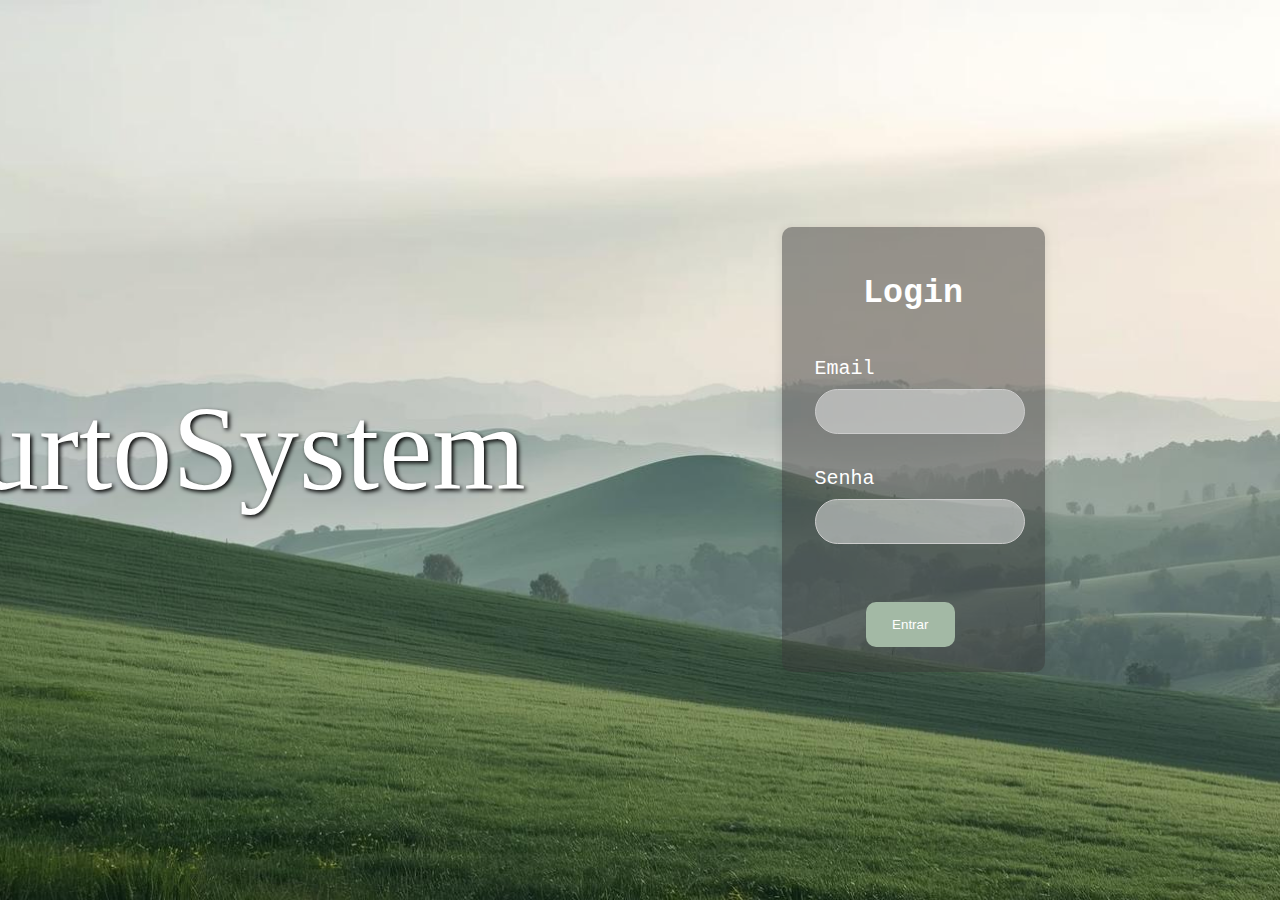
<file: index.html>
<!DOCTYPE html>
<html lang="Pt-br">
<head>
    <meta charset="UTF-8">
    <meta name="viewport" content="width=device-width, initial-scale=1.0">
    <title>Login</title>
    <link rel="stylesheet" href="css/style.css">
</head>
<body class="container">

    <p>SurtoSystem</p>

    <div class="login-form">
        <h2>Login</h2>
        <form action="/login" method="post" class="formlog">
            <label for="username">Email</label>
            <input type="email" id="username" name="username" required>
            <br>
            <label for="password">Senha</label>
            <input type="password" id="password" name="password" required>
            <br>
        </form>
        <button type="submit" class="btlog" onclick="login()">Entrar</button>
    </div>
    <script src="script.js"></script>
</body>

</html>
=======
</html>
</file>
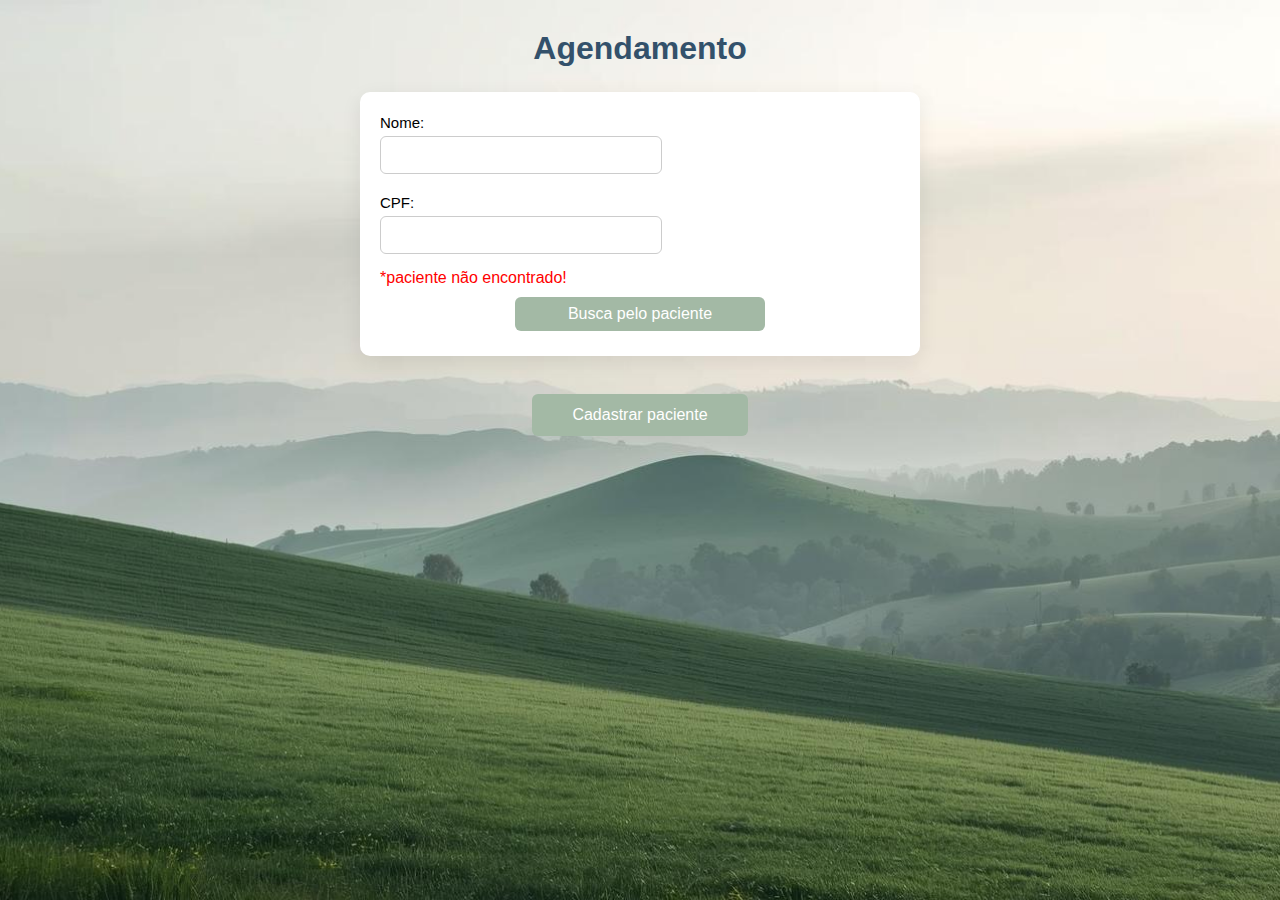
<file: Agendamento.html>
<!DOCTYPE html>
<html lang="pt-br">
<head>
    <meta charset="UTF-8">
    <meta name="viewport" content="width=device-width, initial-scale=1.0">
    <title>Agendamento</title>
    <link rel="stylesheet" href="css/agendamento.css">
</head>
<body>
    <div class="container">
        <h1 class="titulo">Agendamento</h1>
        <div class="box">
            <label class="ag-label">Nome:</label>
            <input type="text" class="form-control ag-input">

            <label class="ag-label mt-3">CPF:</label>
            <input type="text" class="form-control ag-input">

            <P class="ag-error">*paciente não encontrado!</P>

            <button class="ag-search-btn">Busca pelo paciente</button>
        </div>
        <button class="ag-register-btn">Cadastrar paciente</button>
    </div>
</body>
</html>
</file>
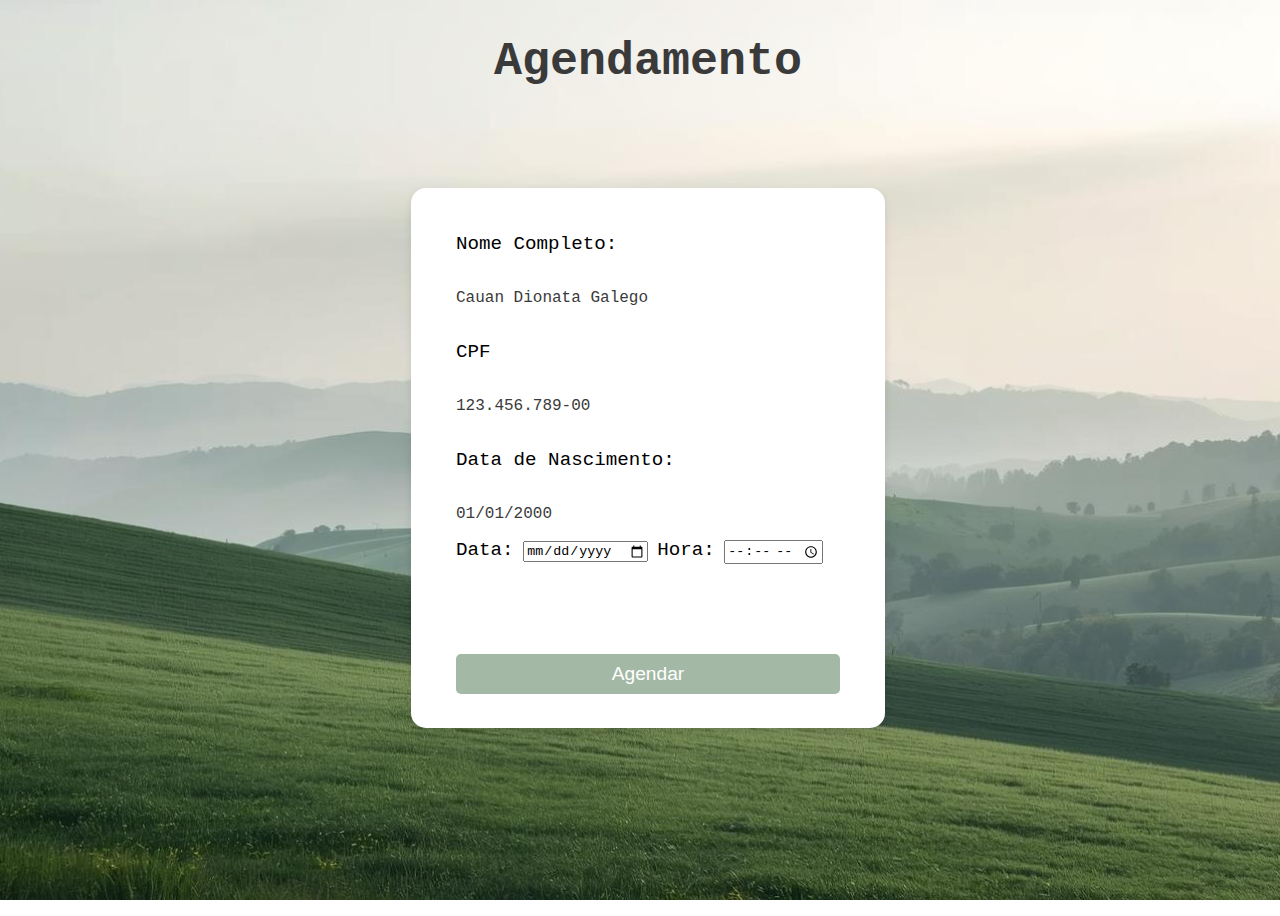
<file: Agendar.html>
<!DOCTYPE html>
<html lang="pt-BR">

<head>
    <meta charset="UTF-8">
    <meta name="viewport" content="width=device-width, initial-scale=1.0">
    <title>Agendamento</title>
    <link rel="stylesheet" href="css/agend.css">
</head>

<body>
    <h1 id="title">Agendamento</h1>
    <section>
        <div id="compart">
            <label for="">Nome Completo:</label>
            <h3>Cauan Dionata Galego</h3>

            <label for="">CPF</label>
            <h3>123.456.789-00</h3>

            <label for="">Data de Nascimento:</label>
            <h3>01/01/2000</h3>
        </div>

        <div id="dthr">
            <label for="">Data:</label>
            <input type="date" id="data" name="data">

            <label for="">Hora:</label>
            <input type="time" id="hora" name="hora">
        </div>
        <br>
        <button id="btn-agendar">Agendar</button>
    </section>
</body>

</html>
<!-- teste -->
</file>
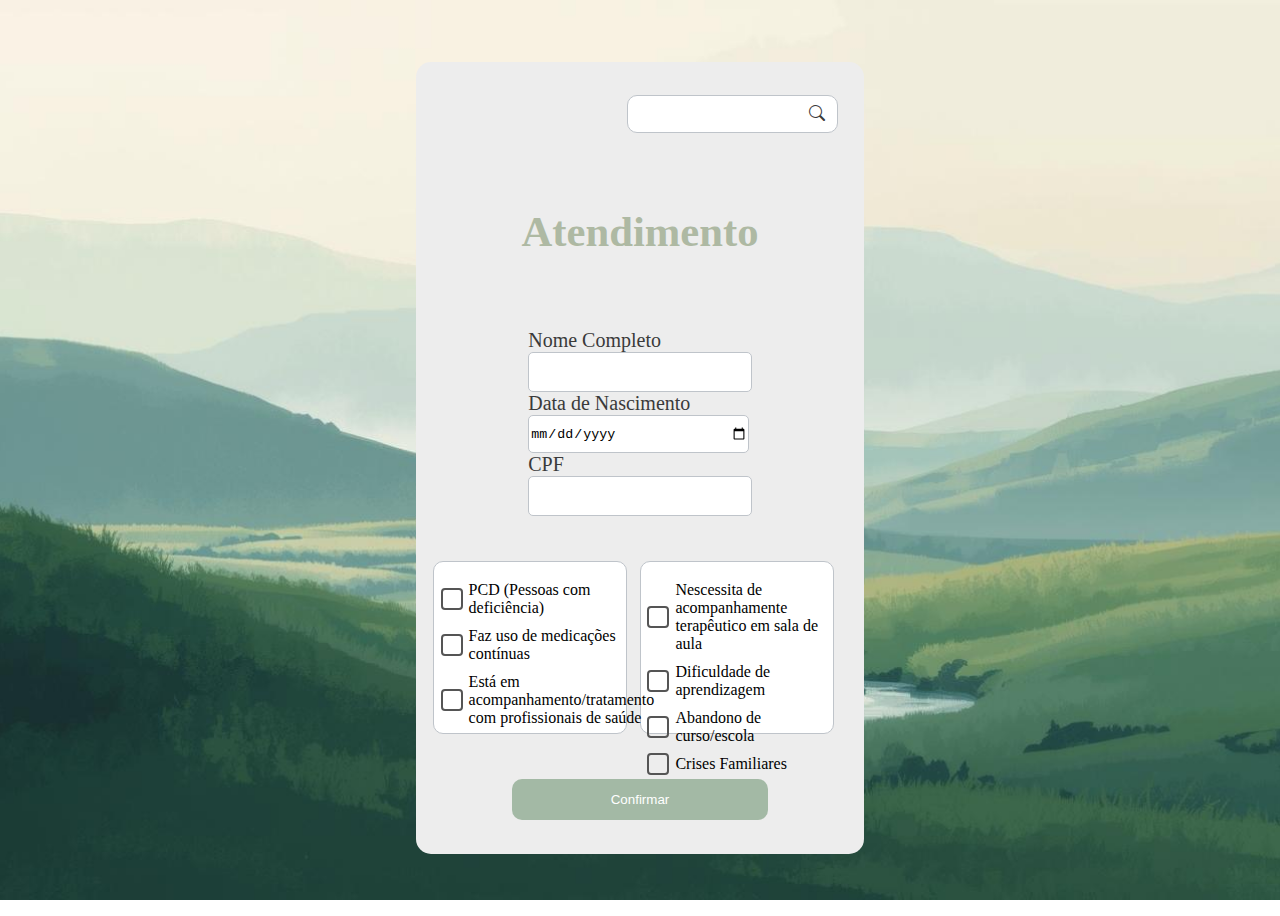
<file: Atendimento.html>
<!DOCTYPE html>
<html lang="pt-br">

<head>
    <meta charset="UTF-8">
    <meta name="viewport" content="width=device-width, initial-scale=1.0">
    <title>Atendimento</title>
    <link rel="stylesheet" href="https://cdn.jsdelivr.net/npm/bootstrap-icons@1.13.1/font/bootstrap-icons.min.css">
    <link rel="stylesheet" href="atend.css">
</head>

<body>
    <section>
        <div class="pesquisa"><input type="text" id="pcr"><i class="bi bi-search"></i></div>
        <h1>Atendimento</h1>
        <form action="">
            <label for="" class="inf">Nome Completo</label><br>
            <input type="text" class="put"><br>

            <label for="" class="inf">Data de Nascimento</label><br>
            <input type="date" class="put"><br>

            <label for="" class="inf">CPF</label><br>
            <input type="text" class="put">
        </form>
        <div id="cxs">
            <div class="rad">
                <label class="option">
                    <input type="checkbox" name="recurso" value="notificacoes">
                    <span class="check"></span>
                    PCD (Pessoas com deficiência)
                </label>

                <label class="option">
                    <input type="checkbox" name="recurso" value="autosave">
                    <span class="check"></span>
                    Faz uso de medicações contínuas
                </label>

                <label class="option">
                    <input type="checkbox" name="recurso" value="darkmode">
                    <span class="check"></span>
                    Está em acompanhamento/tratamento com profissionais de saúde
                </label>
            </div><br>

            <div class="rad">
                <label class="option">
                    <input type="checkbox" name="recurso" value="notificacoes">
                    <span class="check"></span>
                    Nescessita de acompanhamente terapêutico em sala de aula
                </label>

                <label class="option">
                    <input type="checkbox" name="recurso" value="autosave">
                    <span class="check"></span>
                    Dificuldade de aprendizagem
                </label>

                <label class="option">
                    <input type="checkbox" name="recurso" value="darkmode">
                    <span class="check"></span>
                    Abandono de curso/escola
                </label>

                <label class="option">
                    <input type="checkbox" name="recurso" value="darkmode">
                    <span class="check"></span>
                    Crises Familiares
                </label>
            </div>
        </div>

        <button>Confirmar</button>
    </section>
</body>

</html>
</file>
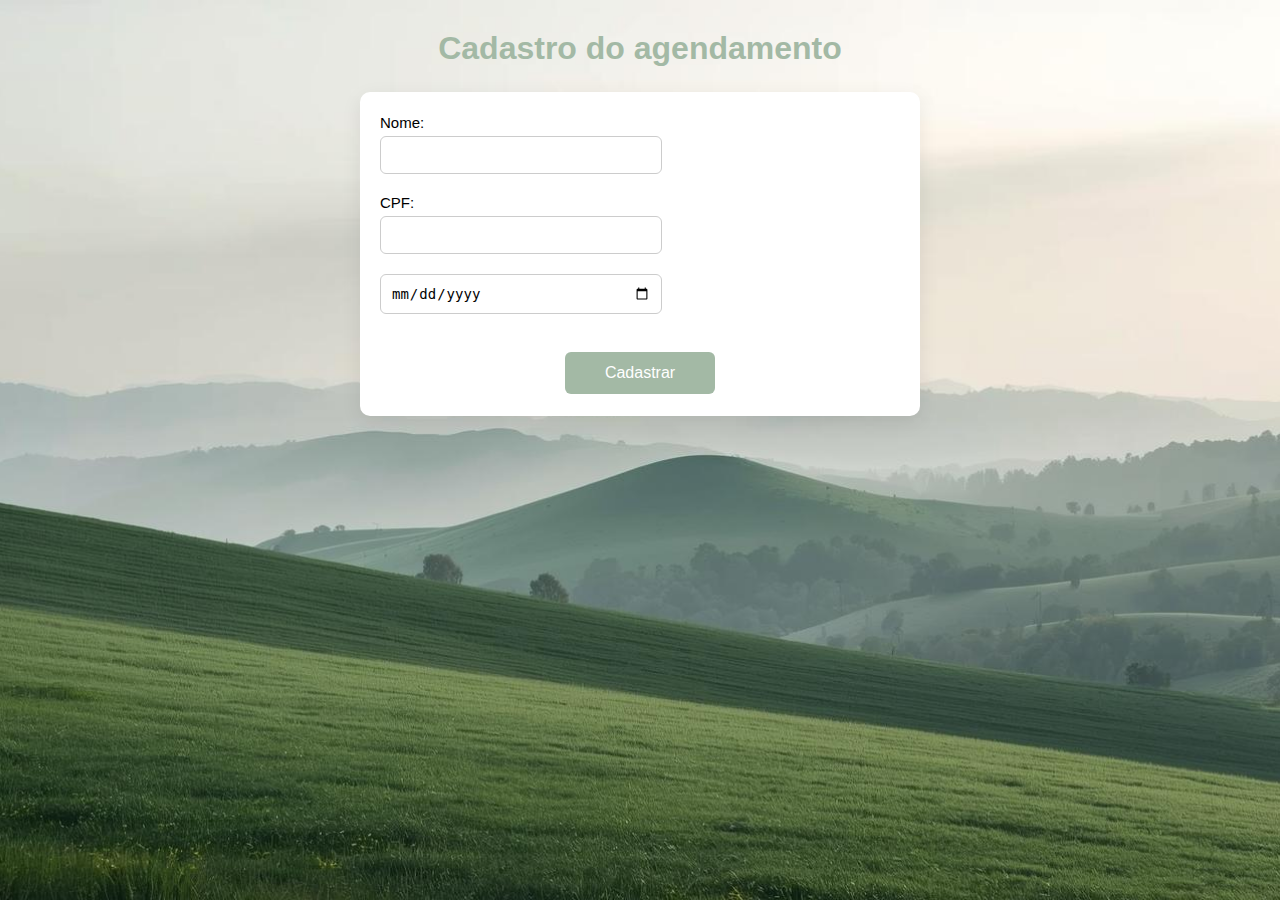
<file: Cadastro do agendamento.html>
<!DOCTYPE html>
<html lang="en">
<head>
    <meta charset="UTF-8">
    <meta name="viewport" content="width=device-width, initial-scale=1.0">
    <title>Document</title>
    <link rel="stylesheet" href="css/Cadastro do agendamento.CSS">
</head>
<body>
    <div class="container">
        <h1 class="titulo">Cadastro do agendamento</h1>
        <div class="box">
            <label class="ag-label">Nome:</label>
            <input type="text" class="form-control ag-input">

            <label class="ag-label mt-3">CPF:</label>
            <input type="text" class="form-control ag-input">

            <div class="ag-data">
            <input type="date" class="form-control">
            

        <button class="ag-register-btn">Cadastrar</button>
    </div>
</body>
</html>
</file>
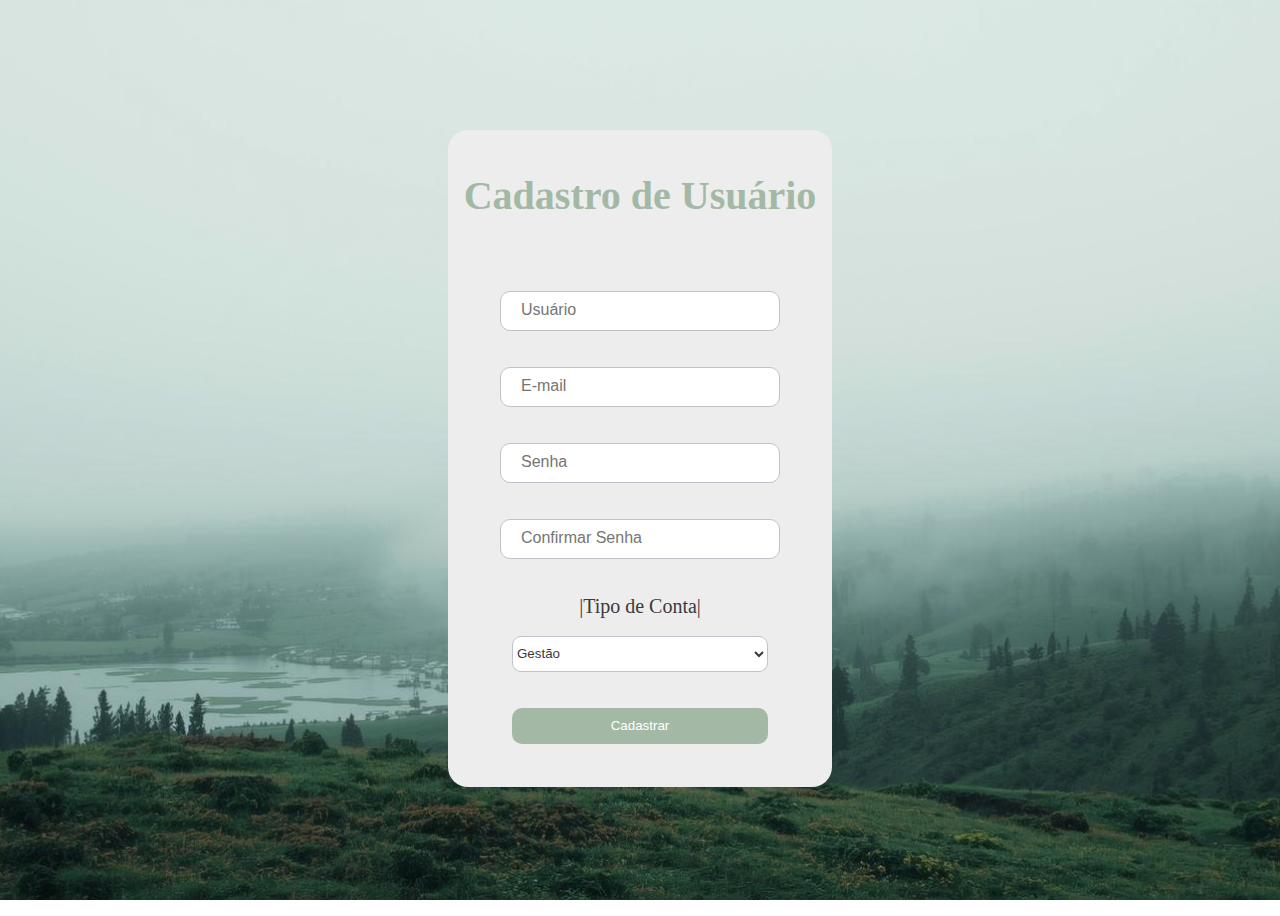
<file: cadusu.html>
<!DOCTYPE html>
<html lang="pt-br">
<head>
    <meta charset="UTF-8">
    <meta name="viewport" content="width=device-width, initial-scale=1.0">
    <title>Cad user</title>
    <link rel="stylesheet" href="css/user.css">
</head>
<body>
    <div class="container">
        <h1>Cadastro de Usuário</h1>
        <form action="submit_user.php" method="POST" id="formulario">
            <input type="text" id="username" name="username" required placeholder="Usuário" class="inp"><br><br>
            
            <input type="email" id="email" name="email" required placeholder="E-mail" class="inp"><br><br>
            
            <input type="password" id="password" name="password" required placeholder="Senha" class="inp"><br><br>

            <input type="password" id="password" name="password" required placeholder="Confirmar Senha" class="inp"><br><br>

            <label for="">|Tipo de Conta|</label><br>
            <select name="tipo_conta" id="tipo_conta">
                <option value="usuario">Gestão</option>
                <option value="admin">Psicóloga</option>
                <option value="admin">Recepção</option>
            <br>
            <input type="submit" value="Cadastrar" id="btncad">
        </form>
    </div>
</body>
</html>
</file>
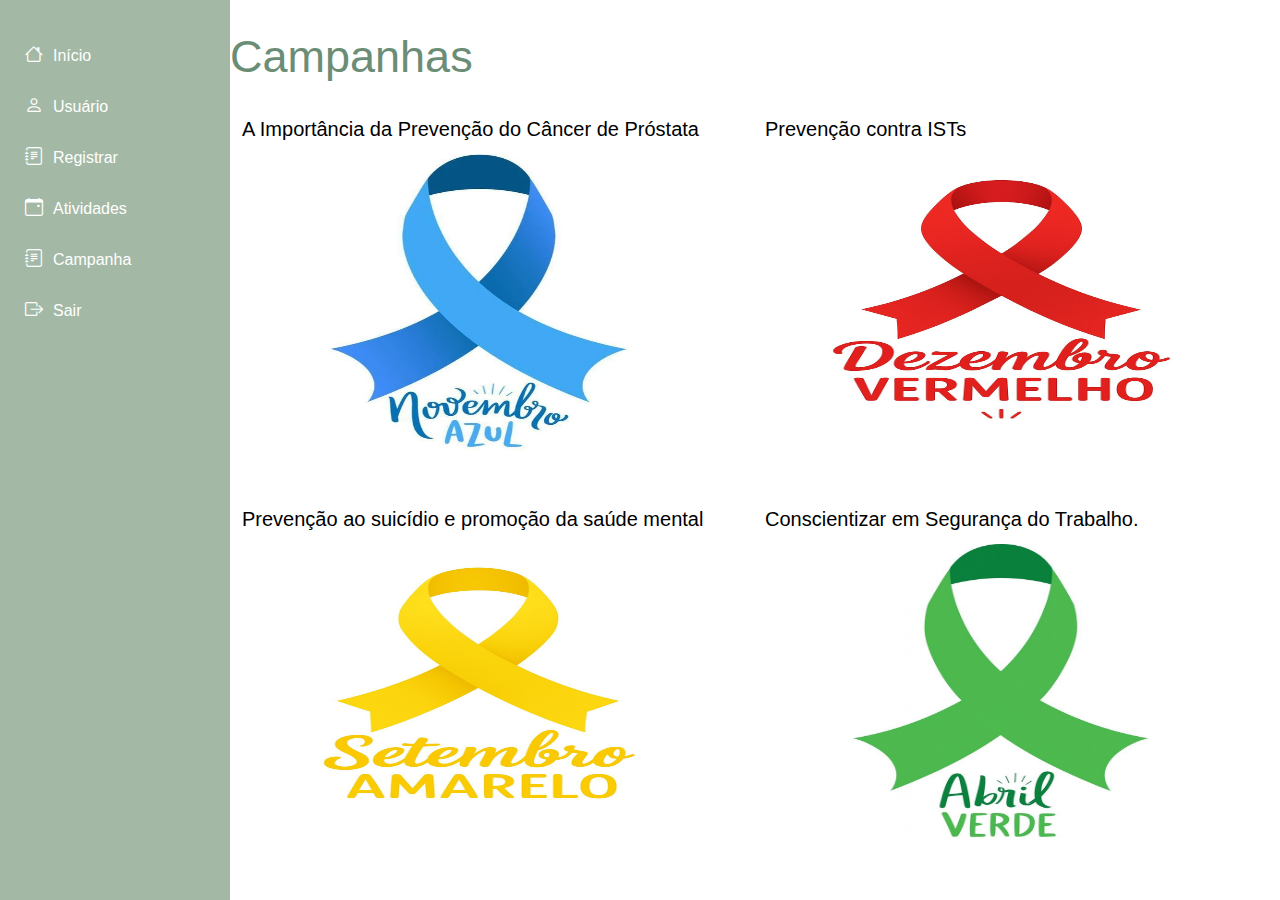
<file: campanha.html>
<!DOCTYPE html>
<html lang="pt-br">

<head>
  <meta charset="UTF-8">
  <meta name="viewport" content="width=device-width, initial-scale=1.0">
  <title>Campanhas</title>
  <link rel="stylesheet" href="https://cdn.jsdelivr.net/npm/bootstrap@5.3.0/dist/css/bootstrap.min.css">
  <link href="https://cdn.jsdelivr.net/npm/bootstrap-icons@1.10.5/font/bootstrap-icons.css" rel="stylesheet">
  <link rel="stylesheet" href="css/campanha.css">
</head>

<body>
  <div class="sidebar">
    <a href="index.html"><i class="bi bi-house"></i> Início</a>
    <a href="usuario.html"><i class="bi bi-person"></i> Usuário</a>
    <a href="registrar.html"><i class="bi bi-journal-text"></i> Registrar</a>
    <a href="atividades.html"><i class="bi bi-calendar-event"></i> Atividades</a>
    <a href="campanha.html"><i class="bi bi-journal-text"></i> Campanha</a>
    <a href="index.html"><i class="bi bi-box-arrow-right"></i> Sair</a>
  </div>

  <main class="conteudo">
    <h1 class="titulo">Campanhas</h1>
    <div class="container campanhas-grid">

      <div class="campanha">
        <p class="campanha-titulo">A Importância da Prevenção do Câncer de Próstata</p>
        <img src="/img/IMG-20251202-WA0329.jpg" class="campanha-img">
      </div>

      <div class="campanha">
        <p class="campanha-titulo">Prevenção contra ISTs</p>
        <img src="/img/IMG-20251202-WA0330.jpg" class="campanha-img">
      </div>

      <div class="campanha">
        <p class="campanha-titulo">Prevenção ao suicídio e promoção da saúde mental</p>
        <img src="/img/IMG-20251202-WA0327.jpg" class="campanha-img">
      </div>

      <div class="campanha">
        <p class="campanha-titulo">Conscientizar em Segurança do Trabalho.</p>
        <img src="/img/IMG-20251202-WA0328.jpg" class="campanha-img">
      </div>
    </div>
  </main>
  </div>
</body>

</html>
</file>
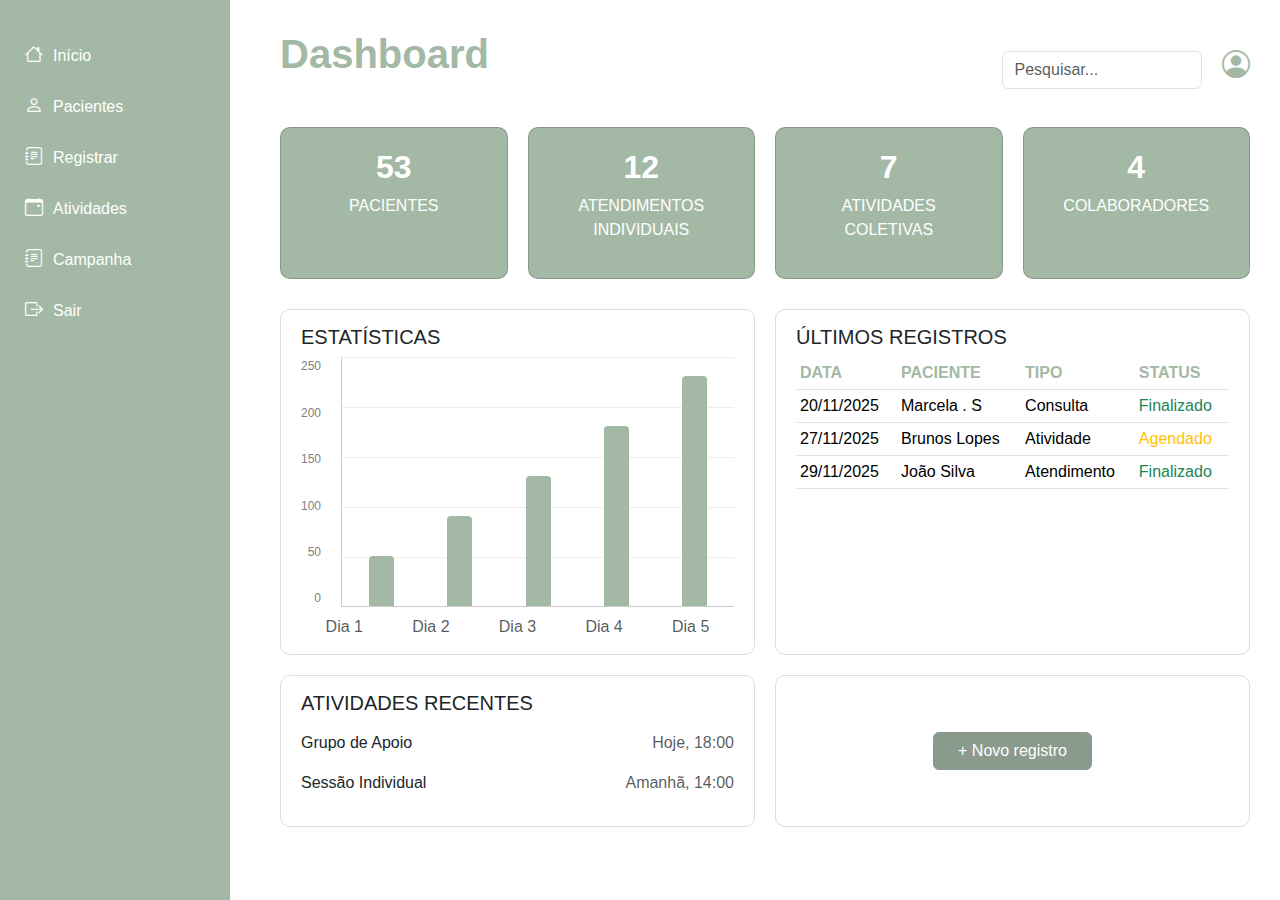
<file: dashboard.html>
<!DOCTYPE html>
<html lang="pt-br">
<head>
  <meta charset="UTF-8">
  <meta name="viewport" content="width=device-width, initial-scale=1.0">
  <title>Dashboard</title>
  <link href="https://cdn.jsdelivr.net/npm/bootstrap@5.3.0/dist/css/bootstrap.min.css" rel="stylesheet">
  <link href="https://cdn.jsdelivr.net/npm/bootstrap-icons@1.10.5/font/bootstrap-icons.css" rel="stylesheet">
  <link rel="stylesheet" href="css/dashboard.css">
</head>
<body>
  <div class="sidebar">
    <a href="index.html"><i class="bi bi-house"></i> Início</a>
    <a href="pacientes.html"><i class="bi bi-person"></i> Pacientes</a>
    <a href="registrar.html"><i class="bi bi-journal-text"></i> Registrar</a>
    <a href="atividades.html"><i class="bi bi-calendar-event"></i> Atividades</a>
    <a href="campanha.html"><i class="bi bi-journal-text"></i> Campanha</a>
    <a href="index.html"><i class="bi bi-box-arrow-right"></i> Sair</a>
  </div>

  <div class="content">
    <div class="d-flex justify-content-between align-items-center mb-4">
      <h1>Dashboard</h1>
      <div>
        <input type="text" class="form-control d-inline-block" style="width: 200px;" placeholder="Pesquisar...">
        <i class="bi bi-person-circle fs-3 ms-3"></i>
      </div>
    </div>

    <div class="top-cards">
      <div class="card">
        <h2>53</h2>
        <p>PACIENTES</p>
      </div>
      <div class="card">
        <h2>12</h2>
        <p>ATENDIMENTOS INDIVIDUAIS</p>
      </div>
      <div class="card">
        <h2>7</h2>
        <p>ATIVIDADES COLETIVAS</p>
      </div>
      <div class="card">
        <h2>4</h2>
        <p>COLABORADORES</p>
      </div>
    </div>

    <div class="stats-section">
      <div class="chart-box">
        <h5>ESTATÍSTICAS</h5>
        <div class="chart-wrapper">
          <div class="y-axis">
            <span>250</span>
            <span>200</span>
            <span>150</span>
            <span>100</span>
            <span>50</span>
            <span>0</span>
          </div>
          <div class="chart">
            <div class="grid-line"></div>
            <div class="grid-line"></div>
            <div class="grid-line"></div>
            <div class="grid-line"></div>
            <div class="grid-line"></div>
            <div class="bars">
              <div class="bar" style="height: 50px;"></div>
              <div class="bar" style="height: 90px;"></div>
              <div class="bar" style="height: 130px;"></div>
              <div class="bar" style="height: 180px;"></div>
              <div class="bar" style="height: 230px;"></div>
            </div>
          </div>
        </div>
        <div class="d-flex justify-content-around text-muted mt-2">
          <span>Dia 1</span>
          <span>Dia 2</span>
          <span>Dia 3</span>
          <span>Dia 4</span>
          <span>Dia 5</span>
        </div>
      </div>

      <div class="table-box">
        <h5>ÚLTIMOS REGISTROS</h5>
        <table class="table table-sm mt-2">
          <thead>
            <tr>
              <th>DATA</th>
              <th>PACIENTE</th>
              <th>TIPO</th>
              <th>STATUS</th>
            </tr>
          </thead>
          <tbody>
            <tr>
              <td>20/11/2025</td>
              <td>Marcela . S</td>
              <td>Consulta</td>
              <td class="text-success">Finalizado</td>
            </tr>
            <tr>
              <td>27/11/2025</td>
              <td>Brunos Lopes</td>
              <td>Atividade</td>
              <td class="text-warning">Agendado</td>
            </tr>
            <tr>
              <td>29/11/2025</td>
              <td>João Silva</td>
              <td>Atendimento</td>
              <td class="text-success">Finalizado</td>
            </tr>
          </tbody>
        </table>
      </div>

      <div class="activities-box">
        <h5>ATIVIDADES RECENTES</h5>
        <div class="mt-3">
          <p>Grupo de Apoio <span class="text-muted float-end">Hoje, 18:00</span></p>
          <p>Sessão Individual <span class="text-muted float-end">Amanhã, 14:00</span></p>
        </div>
      </div>

      <div class="activities-box text-center d-flex align-items-center justify-content-center">
        <button class="btn btn-info btn-custom text-white px-4">+ Novo registro</button>
      </div>
    </div>
  </div>
</body>
</html>
</file>
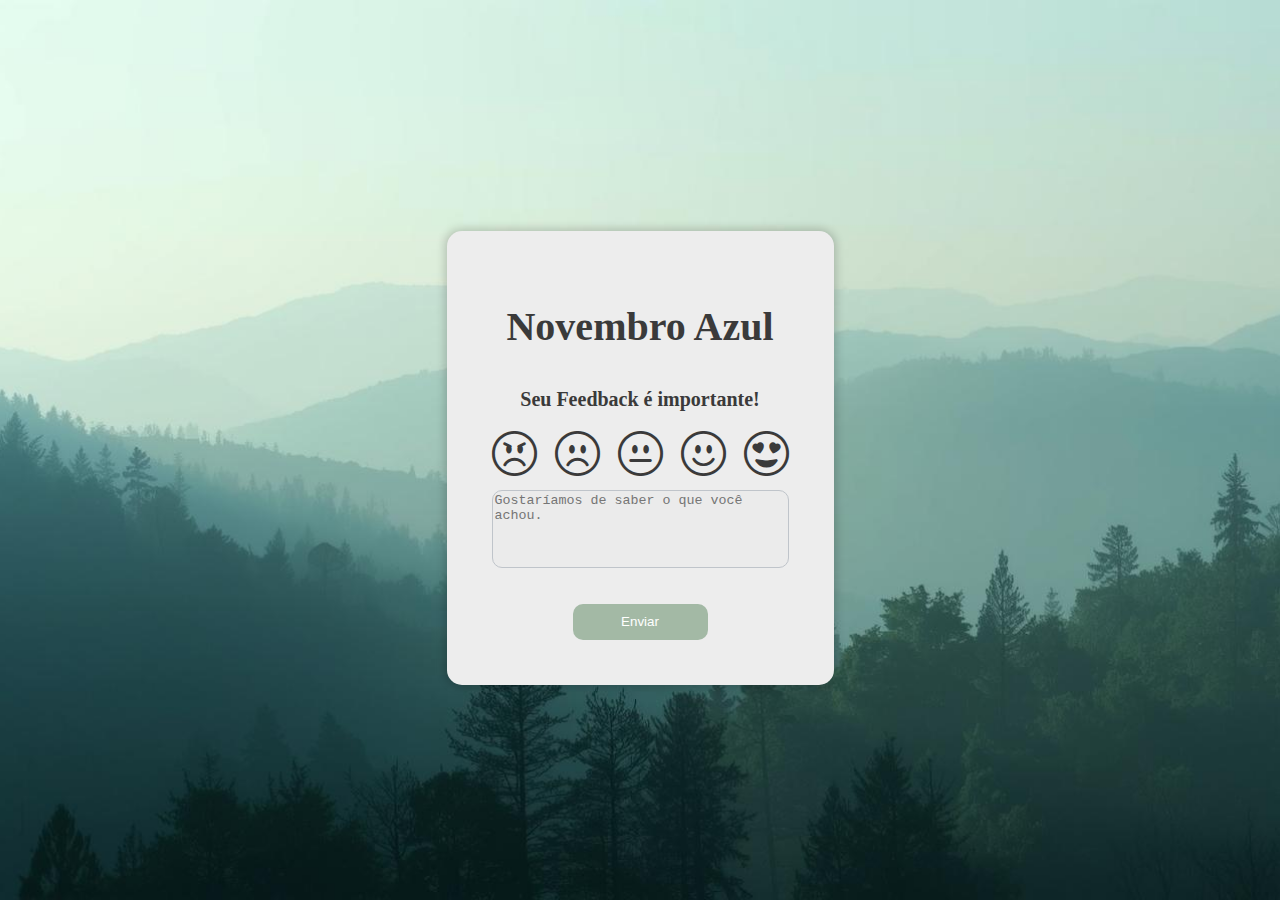
<file: feedback.html>
<!DOCTYPE html>
<html lang="Pt-br">
<head>
    <meta charset="UTF-8">
    <meta name="viewport" content="width=device-width, initial-scale=1.0">
    <title>Feedback</title>
    <link rel="stylesheet" href="https://cdn.jsdelivr.net/npm/bootstrap-icons@1.13.1/font/bootstrap-icons.min.css">
    <link rel="stylesheet" href="css/feed.css">
</head>
<body>
    <div id="cxfd">
        <h1>Novembro Azul</h1>
        <h3>Seu Feedback é importante!</h3>
        <div id="emotes"><i class="bi bi-emoji-angry"></i> <i class="bi bi-emoji-frown"></i> 
        <i class="bi bi-emoji-neutral"></i> <i class="bi bi-emoji-smile"></i> <i class="bi bi-emoji-heart-eyes"></i></div>
        <textarea name="" id="feedback" placeholder="Gostaríamos de saber o que você achou."></textarea>
        <button>Enviar</button>
    </div>
    <script src="script.js"></script>
</body>
</html>
</file>
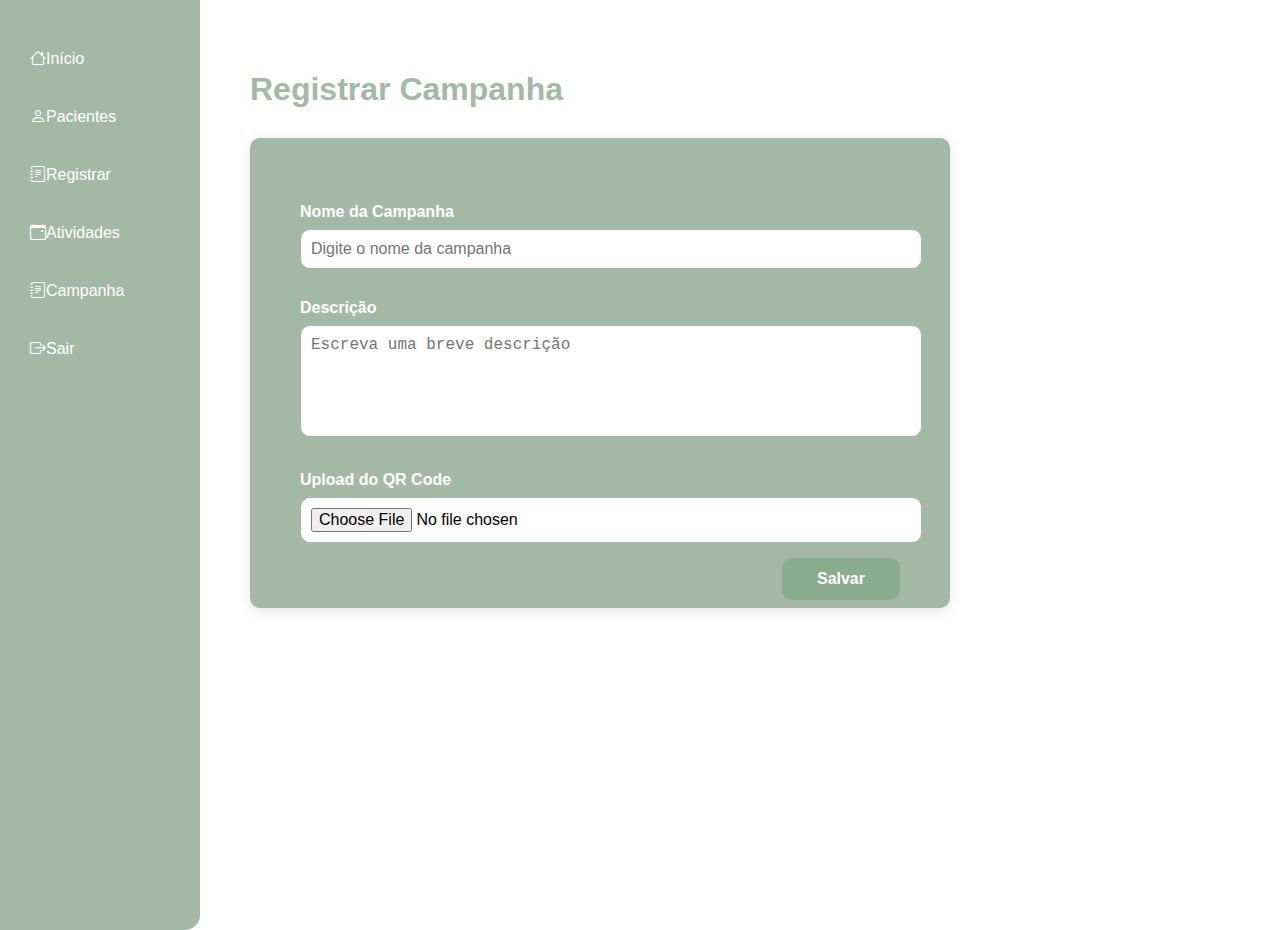
<file: registrar.html>
<!DOCTYPE html>
<html lang="pt-BR">

<head>
  <meta charset="UTF-8">
  <meta name="viewport" content="width=device-width, initial-scale=1.0">
  <title>Registrar Campanha</title>
  <link href="https://cdn.jsdelivr.net/npm/bootstrap-icons@1.10.5/font/bootstrap-icons.css" rel="stylesheet">
  <link rel="stylesheet" href="css/registrar_campanha.css">
</head>

<body>
  <div class="container">
    <aside class="sidebar">
      <a href="dashboard.html"><i class="bi bi-house"></i> Início</a>
      <a href="pacientes.html"><i class="bi bi-person"></i> Pacientes</a>
      <a href="registrar.html"><i class="bi bi-journal-text"></i> Registrar</a>
      <a href="atividades.html"><i class="bi bi-calendar-event"></i> Atividades</a>
      <a href="campanha.html"><i class="bi bi-journal-text"></i> Campanha</a>
      <a href="index.html"><i class="bi bi-box-arrow-right"></i> Sair</a>
    </aside>

    <main class="content">
      <h1>Registrar Campanha</h1>
      <form action="campanha.html" method="get" class="form-box">
        <label for="nome">Nome da Campanha</label>
        <input type="text" id="nome" name="nome" placeholder="Digite o nome da campanha" required>

        <label for="descricao">Descrição</label>
        <textarea id="descricao" name="descricao" placeholder="Escreva uma breve descrição" required></textarea>

        <label for="qrcode">Upload do QR Code</label>
        <input type="file" id="qrcode" name="qrcode" accept="image/*">

        <button type="submit" class="btn">Salvar</button>
      </form>
    </main>
  </div>
  <script src="script.js"></script>
</body>

</html>
</file>
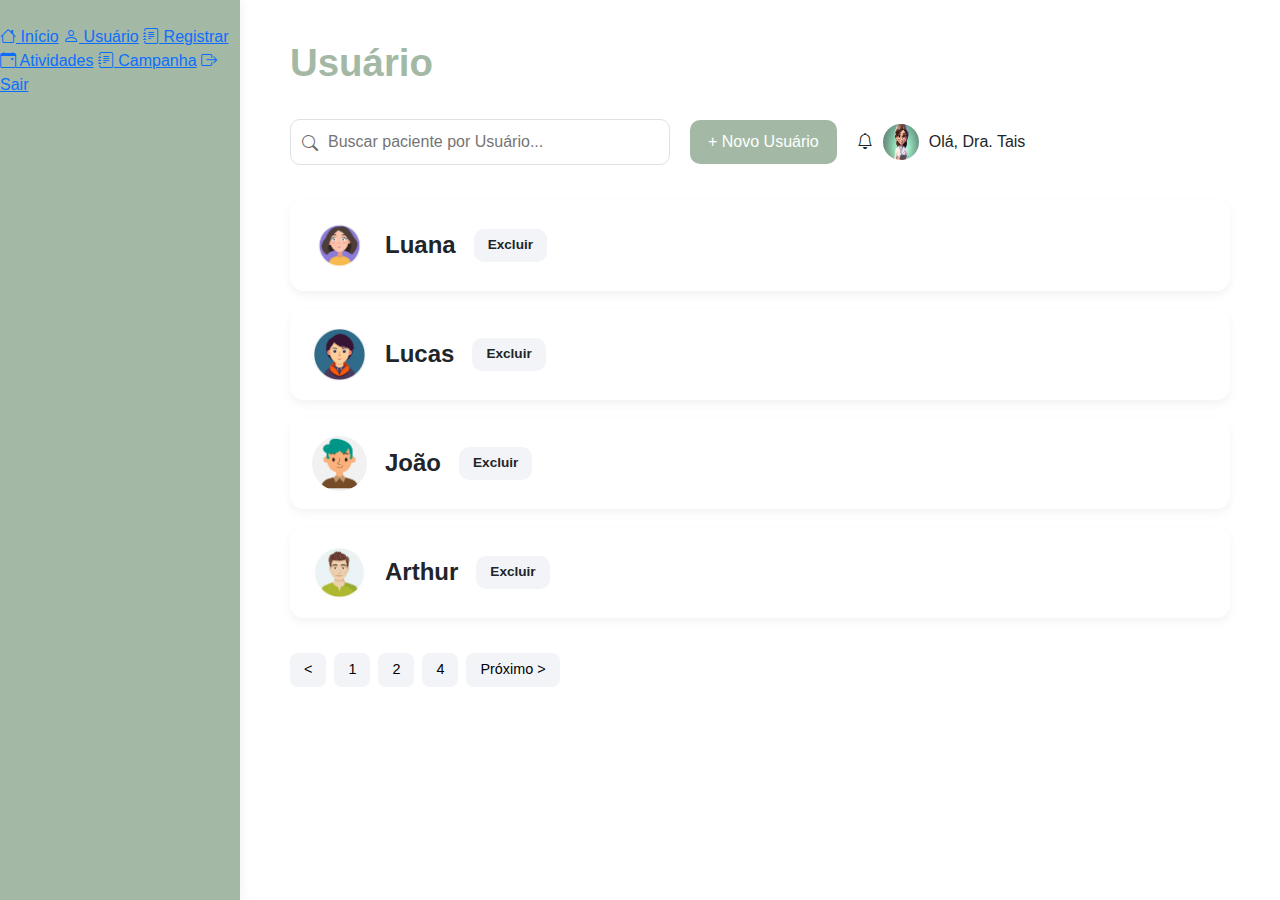
<file: usuario.html>
<!DOCTYPE html>
<html lang="pt-BR">
<head>
    <meta charset="UTF-8">
    <meta name="viewport" content="width=device-width, initial-scale=1.0">
    <title>Usuário</title>

    <link href="https://cdn.jsdelivr.net/npm/bootstrap@5.3.3/dist/css/bootstrap.min.css" rel="stylesheet">
    <link href="https://cdn.jsdelivr.net/npm/bootstrap-icons@1.11.3/font/bootstrap-icons.css" rel="stylesheet">

    <link rel="stylesheet" href="css/usuario.css">
</head>
<body>

<div class="layout">

    
    <div class="sidebar">
    <a href="index.html"><i class="bi bi-house"></i> Início</a>
    <a href="usuario.html"><i class="bi bi-person"></i> Usuário</a>
    <a href="registrar.html"><i class="bi bi-journal-text"></i> Registrar</a>
    <a href="atividades.html"><i class="bi bi-calendar-event"></i> Atividades</a>
    <a href="campanha.html"><i class="bi bi-journal-text"></i> Campanha</a>
    <a href="index.html"><i class="bi bi-box-arrow-right"></i> Sair</a>
  </div>

    
    <main class="conteudo">

        <div class="topo">
            <h1>Usuário</h1>

            <div class="top-actions">
                <div class="search-box">
                    <i class="bi bi-search"></i>
                    <input type="text" placeholder="Buscar paciente por Usuário...">
                </div>

                <button class="novo-btn">
                        + Novo Usuário
                </button>

                <div class="perfil">
                    <i class="bi bi-bell"></i>
                    <img src="img/img.6.avif" alt="">
                    <span>Olá, Dra. Tais</span>
                </div>
            </div>
        </div>

        
        <div class="lista">

            <div class="card-paciente">
                <img src="img/img.3.jpeg" class="foto">
                <div class="dados">
                    <h4>Luana</h4>
                </div>

                <span class="badge-ativa">Excluir</span>
            </div>

            <div class="card-paciente">
                <img src="img/img.2.jpeg" class="foto">
                <div class="dados">
                    <h4>Lucas</h4>
                </div>

                <span class="badge-ativa">Excluir</span>
            </div>

            <div class="card-paciente">
                <img src="img/img.4.png" class="foto">
                <div class="dados">
                    <h4>João</h4>
                </div>
                <span class="badge-ativa">Excluir</span>
            </div>

            <div class="card-paciente">
                <img src="img/img.5.jpeg" class="foto">
                <div class="dados">
                    <h4>Arthur</h4>
                </div>
                <span class="badge-ativa">Excluir</span>
            </div>
        </div>
        <div class="paginacao">
            <button class="pg">&lt;</button>
            <button class="pg">1</button>
            <button class="pg">2</button>
            <button class="pg">4</button>
            <button class="pg">Próximo &gt;</button>
        </div>

    </main>
</div>
    </div>
  </div>
</div>

</body>
</html>
</file>
<file: css/style.css>
body{
    font-family: "fira code", monospace;
    background-image: url(/img/logimg.jpg);
    background-repeat: no-repeat;
    background-position: center;
    background-size: cover;
    background-attachment: fixed;
}

.container{
    display: flex;
    justify-content: center;
    align-items: center;
    height: 98vh;
    gap: 20vw;
}

.login-form{
    background-color: rgba(54, 54, 54, 0.473);
    padding: 20px;
    border-radius: 10px;
    box-shadow: 0 0 10px rgba(0, 0, 0, 0.1);
    color: white;
    width: 18vw;
    height: 45vh;
}

.formlog{
    display: flex;
    flex-direction: column;
    justify-content: center;
    margin-left: 1vw;
    height: 30vh;
}

.formlog input{
    background-color: #ffffff71;
    margin-bottom: 15px;
    padding: 8px;
    border: 1px solid #ccc;
    border-radius: 30px;
    height: 3vh;
    width: 15vw;
    color: #fff;
}
.formlog label{
    margin-bottom: 1vh;
    font-size: 15pt;
}
h2{
    text-align: center;
    margin-bottom: 20px;
    font-size: 25pt;

}

.btlog{
    background-color: #A3B9A5;
    color: white;
    padding: 10px;
    border: none;
    border-radius: 10px;
    cursor: pointer;
    width: 40%;
    height: 5vh;
    margin-left: 5vw;
}

.btlog:hover{
    background-color: #6e7f6e;
}

p{
    font-family:Blooms;
    font-size: 90pt;
    color: white;
    text-shadow: 2px 2px 4px #000000;
}
</file>
<file: css/agendamento.css>
body{
    margin: 0;
    padding: 0;
    background: url(/img/logimg.jpg)no-repeat center center fixed;
    background-size: cover;
    font-family: Arial, sans-serif;
}

.container{
    width: 70%;
    margin: 30px auto;
    text-align: center;
    font-family: Arial, sans-serif;
}

h1{
    color: #33516B;
    margin-bottom: 25px;
}

.box{
    background-color: #fff;
    width: 520px;
    margin: 20px auto;
    padding: 22px 20px;
    border-radius: 10px;
    box-shadow: 0 6px 20px rgba(0,0,0,0.08);
    min-height: 220px;

}

label{
    display: block;
    text-align: left;
    margin-bottom: 5px;
    font-size: 15px;
}

input{
    width: 50%;
    padding: 10px;
    border-radius: 6px;
    border: 1px solid #ccc;
    margin-bottom: 20px;
    font-size: 14px;
    text-align: left;
    display: block;
    margin-left: 0;
}

.ag-error{
    color: red;
    text-align: left;
    margin-bottom: 10px;
    margin-top: -5px;

}

.ag-search-btn {
    width: 48%;
    max-width: 260px;
    padding: 8px 14px;
    border: none;
    background: #A3B9A5;
    border-radius: 6px;
    font-size: 16px;
    cursor: pointer;
    color: #fff;
}

.ag-register-btn{
    margin-top: 18px;
    padding: 12px 40px;
    background: #A3B9A5;
    border: none;
    border-radius: 6px;
    font-size: 16px;
    cursor: pointer;
    color: #fff;
}
</file>
<file: css/agend.css>
body{
    font-family: "fira code", monospace;
    background-image: url("/img/logimg.jpg");
    background-repeat: no-repeat;
    background-position: center;
    background-size: cover;
    background-attachment: fixed;
    display: flex;
    justify-content: center;
    align-items: center;
    height: 100vh;
    width: 100%;
}

#title{
    align-self: self-start;
    justify-content: center;
    position: absolute;
    color: #3A3A3A;
    font-size: 35pt;
    margin-top: 3vh;
}

section{
    background-color: #FFFFFF;
    padding: 5vh;
    height: 50vh;
    width: 30vw;
    border-radius: 15px;
    box-shadow: 0 4px 8px rgba(0, 0, 0, 0.1);
    display: flex;
    flex-direction: column;
    justify-content: space-around;
}

#compart{
    display: flex;
    flex-direction: column;
    gap: 2vh;
}

label{
    font-size: 1.2rem;
    font-weight: extra-bold;
    color: #000000;
}

h3{
    font-size: 1rem;
    font-weight: normal;
    color: #3A3A3A;
}

#btn-agendar{
    padding: 1vh;
    font-size: 1.2rem;
    background-color: #A3B9A5;
    color: white;
    border: none;
    border-radius: 5px;
    cursor: pointer;
    margin-top: 8vh;
}
</file>
<file: atend.css>
*{
    outline: none;
}

body {
  background-image: url("atend.jpg");
  background-repeat: no-repeat;
  background-position: center;
  background-size: cover;
  background-attachment: fixed;
  display: flex;
  align-items: center;
  justify-content: center;
  height: 100vh;
}

section {
  background-color: #ededed;
  height: 88vh;
  width: 35vw;
  display: flex;
  flex-direction: column;
  justify-content: center;
  align-items: center;
  gap: 5vh;
  border-radius: 15px;
}

#cxs {
  display: flex;
  flex-direction: row;
  margin-left: 2vw;
  margin-right: 3vw;
  gap: 0.5vw;
}

.rad {
  background-color: #ffffff;
  padding-top: 1vh;
  height: 18vh;
  width: 15vw;
  border: solid 1px #BFC4CA;
  border-radius: 10px;
}

.option {
  display: flex;
  align-items: center;
  margin: 10px 0;
  cursor: pointer;
  font-size: 16px;
  position: relative;
  padding-left: 28px;
  margin-left: 0.5vw;
}

/* Esconde input */
.option input {
  display: none;
}

/* Checkbox visual */
.check,
.radio {
  width: 18px;
  height: 18px;
  border: 2px solid #555;
  border-radius: 4px;
  position: absolute;
  left: 0;
}

/* Radio vira círculo */
.radio {
  border-radius: 50%;
}

/* Quando marcado — checkbox */
.option input:checked + .check {
  background: #A3B9A5;
  border-color: #A3B9A5;
}

/* Quando marcado — radio */
.option input:checked + .radio {
  background: #A3B9A5;
  border-color: #A3B9A5;
}

.inf{
    color: #3A3A3A;
    font-size: 15pt;
}

.put{
    width: 17vw;
    height: 4vh;
    background-color: #FFFFFF;
    border: solid 1px #BFC4CA;
    border-radius: 5px;
}

.pesquisa{
    background-color: #FFFFFF;
    padding-right: 1vw ;
    height: 4vh;
    display: flex;
    justify-content: center;
    align-items: center;
    border: solid 1px #BFC4CA;
    border-radius: 10px;
    align-self: flex-end;
    margin-right: 2vw;
    margin-top: 2vw;

}

#pcr{
    border: none;
    background: none;
    outline: none;
}

i{
    color: #3A3A3A;
}

h1{
    color: #AEB9A3;
    font-size: 32pt;
}

button{
    color: #fff;
    background-color: #A3B9A5;
    margin-bottom: 3vh;
    border-radius: 10px;
    border: none;
    height: 4.5vh;
    width: 20vw;
}
</file>
<file: css/Cadastro do agendamento.CSS>
body{
    margin: 0;
    padding: 0;
    background: url(/img/logimg.jpg)no-repeat center center fixed;
    background-size: cover;
    font-family: Arial, sans-serif;
}
.container{
    width: 70%;
    margin: 30px auto;
    text-align: center;
    font-family: Arial, sans-serif;
}
h1{
    color: #A3B9A5;
    margin-bottom: 25px;
}

.box{
    background-color: #fff;
    width: 520px;
    margin: 20px auto;
    padding: 22px 20px;
    border-radius: 10px;
    box-shadow: 0 6px 20px rgba(0,0,0,0.08);
    min-height: 220px;

}
label{
    display: block;
    text-align: left;
    margin-bottom: 5px;
    font-size: 15px;
}
input{
    width: 50%;
    padding: 10px;
    border-radius: 6px;
    border: 1px solid #ccc;
    margin-bottom: 20px;
    font-size: 14px;
    text-align: left;
    display: block;
    margin-left: 0;
    outline: none;
}

.ag-register-btn{
    margin-top: 18px;
    padding: 12px 40px;
    background: #A3B9A5;
    border: none;
    border-radius: 6px;
    font-size: 16px;
    cursor: pointer;
    color: #fff;
}
</file>
<file: css/user.css>
body{
    background-image: url("/img/userimg.jpg");
    background-repeat: no-repeat;
    background-position: center;
    background-size: cover;
    background-attachment: fixed;
    display: flex;
    align-items: center;
    justify-content: center;
    height: 100vh;
}

.container{
    background-color: #EDEDED;
    width: 30vw;
    height: 70vh;
    display: flex;
    flex-direction: column;
    align-items: center;
    justify-content: center;
    gap: 5vh;
    border-radius: 20px;
    padding-bottom: 3vh;
}

#formulario{
    display: flex;
    flex-direction: column;
    justify-content: center;
    align-items: center;
}

.inp{
    background-color: #FFFFFF;
    border:solid 1px #BFC4CA;
    height: 4vh;
    width: 20vw;
    border-radius: 10px;
    padding-left: 20px;
}
input::placeholder{
    font-size: 12pt;
}

#formulario label{
    color: #3A3A3A;
    font-size: 15pt;
}

h1{
    color: #A3B9A5;
    font-size: 30pt;
}

select{
    width: 20vw;
    background-color: #FFFFFF;
    border: solid 1px #BFC4CA;
    height: 4vh;
    border-radius: 9px;
    color: #3A3A3A;
}

#btncad{
    background-color: #A3B9A5;
    color: #FFFFFF;
    border: none;
    height: 4vh;
    width: 20vw;
    border-radius: 10px;
    margin-top: 4vh;
}
</file>
<file: css/campanha.css>
body {
  font-family: 'Segoe UI', sans-serif;
}

.sidebar {
  background:#A3B9A5;
  width: 230px;
  min-height: 100vh;
  color: white;
  position: fixed;
  left: 0;
  top: 0;
  padding-top: 30px;
}

.sidebar a {
  color: white;
  display: flex;
  align-items: center;
  padding: 12px 25px;
  text-decoration: none;
  font-size: 16px;
  transition: background 0.3s;
}

.sidebar a:hover {
  background-color: #A3B9A5;
  border-radius: 10px;
}

.sidebar i {
  margin-right: 10px;
  font-size: 18px;
}
/* Conteúdo */
.conteudo {
    margin-left: 200px;
    padding: 30px;
}

/* Título */
.titulo {
    font-size: 45px;
    color: #6b8d76;
    font-weight: 500;
}

/* GRID DAS CAMPANHAS */
.campanhas-grid {
    margin-top: 30px;
    display: grid;
    grid-template-columns: 1fr 1fr;
    gap: 50px 50px ;
}

/* Caixas das campanhas */
.campanha-titulo {
    font-size: 20px;
    font-weight: 500;
    color: #000;
    margin-bottom: 10px;
}

.campanha-desc {
    font-size: 18px;
    margin-top: 15px;
}

.campanha-img {
    width: 100%;
    height: 300px;
    display: block;
    margin: 0 auto;
}
</file>
<file: css/dashboard.css>
body {
  font-family: 'Segoe UI', sans-serif;
}

.sidebar {
  background:#A3B9A5;
  width: 230px;
  min-height: 100vh;
  color: white;
  position: fixed;
  left: 0;
  top: 0;
  padding-top: 30px;
}

.sidebar a {
  color: white;
  display: flex;
  align-items: center;
  padding: 12px 25px;
  text-decoration: none;
  font-size: 16px;
  transition: background 0.3s;
}

.sidebar a:hover {
  background-color: #A3B9A5;
  border-radius: 10px;
}

.sidebar i {
  margin-right: 10px;
  font-size: 18px;
}

.bi-person-circle {
  color: #A3B9A5;
}

.content {
  margin-left: 250px;
  padding: 30px;
  background: white;
  min-height: 100vh;
  border-radius: 20px 0 0 20px;
}

.content h1 {
  font-weight: 700;
  margin-bottom: 25px;
  color: #A3B9A5;
}

.top-cards {
  display: flex;
  gap: 20px;
  margin-bottom: 30px;
}

.card {
  background-color: #A3B9A5;
  color: white;
  flex: 1;
  border-radius: 10px;
  padding: 20px;
  text-align: center;
}

.card h2 {
  font-size: 32px;
  font-weight: bold;
  margin-bottom: 8px;
}

.stats-section {
  display: grid;
  grid-template-columns: 1fr 1fr;
  grid-template-rows: auto auto;
  gap: 20px;
}

.chart-box,
.table-box,
.activities-box {
  border: 1px solid #ddd;
  border-radius: 10px;
  padding: 15px 20px;
}


.btn-info.btn-custom {
  background-color: #8a9a8c;
  border-color: #8a9a8c ;
}

.btn-info.btn-custom:hover {
  background-color: #7a8a7c;
  border-color: #7a8a7c;
}

.btn-info.btn-custom:active,
.btn-info.btn-custom:focus {
  background-color: #8a9a8c ;
  border-color: #8a9a8c;
  box-shadow: 0 0 0 0.25rem rgba(138, 154, 140, 0.5);
}

.table-box table thead th {
  color: #A3B9A5;
}

.chart-wrapper {
  display: flex;
  align-items: flex-end;
  gap: 10px;
}

.y-axis {
  display: flex;
  flex-direction: column;
  justify-content: space-between;
  height: 250px;
  font-size: 12px;
  color: gray;
  text-align: right;
  padding-right: 10px;
}

.chart {
  position: relative;
  height: 250px;
  flex: 1;
  border-left: 1px solid #ccc;
  border-bottom: 1px solid #ccc;
}

.grid-line {
  position: absolute;
  left: 0;
  right: 0;
  height: 1px;
  background: #eee;
}

.grid-line:nth-child(1) { top: 0; }
.grid-line:nth-child(2) { top: 50px; }
.grid-line:nth-child(3) { top: 100px; }
.grid-line:nth-child(4) { top: 150px; }
.grid-line:nth-child(5) { top: 200px; }

.bars {
  display: flex;
  justify-content: space-around;
  align-items: flex-end;
  height: 100%;
  position: relative;
}

.bar {
  width: 25px;
  background-color: #A3B9A5;
  border-radius: 4px 4px 0 0;
}
</file>
<file: css/feed.css>
body{
    background-image: url("/img/feedbacks.jpg");
    background-repeat: no-repeat;
    background-position: center;
    background-size: cover;
    background-attachment: fixed;
    display: flex;
    align-items: center;
    justify-content: center;
    height: 100vh;
}

#cxfd{
    background-color: #EDEDED;
    display: flex;
    flex-direction: column;
    gap: 1vh;
    padding: 5vh;
    border-radius: 15px;
    box-shadow: 0px 0px 10px 2px rgba(0, 0, 0, 0.2);
}

#emotes{
    display: flex;
    gap: 2vh;
    flex-direction: row;
}

#emotes i{
    font-size: 5vh;
    cursor: pointer;
    color: #3A3A3A;
}

textarea{
    background-color: #EBEBEB;
    border: solid 1px #BFC4CA;
    resize: none;
    height: 8vh;
    border-radius: 10px;
}

button{
    height: 4vh;
    width: 15vh;
    align-self: center;
    border: none;
    background-color: #A3B9A5;
    color: #FFFFFF;
    margin-top: 3vh;
    border-radius: 10px;
}

h1{
    text-align: center;
    margin-bottom: 1vh;
    font-weight: bold;
    font-size: 30pt;
    color: #3A3A3A;
}
h3{
    text-align: center;
    color: #3A3A3A;
    margin-bottom: 1vh;
    font-size: 15pt;
}
</file>
<file: css/registrar_campanha.css>
body {
  margin: 0;
  background-color: #FFFFFF;
  font-family: 'Poppins', sans-serif;
}

.container {
  display: flex;
  height: 100vh;
  
  
}


.sidebar {
  width: 200px;
  min-height: 100vh;
  background: #A3B9A5;
  display: flex;
  flex-direction: column;
  padding-top:30px;
  border-bottom-right-radius: 15px;
}

.sidebar a {
  color: white;
  display: flex;
  align-items: center;
  padding: 20px 30px;
  text-decoration: none;
  font-size: 16px;
  transition: background 0.3s;
}


.content {
  flex: 1;
  padding: 50px;
}

.content h1 {
  font-size: 2rem;
  margin-bottom: 30px;
  font-weight: 700;
  color:#A3B9A5 ;
}

.form-box {
  background-color: #A3B9A5;
  padding: 50px;
  border-radius: 10px;
  box-shadow: 0 4px 12px rgba(0, 0, 0, 0.1);
  max-width: 600px;
}

label {
  display: block;
  font-weight: 600;
  color: #ffffff;
  margin-bottom: 8px;
  margin-top: 15px;
}

input[type="text"],
textarea,
input[type="file"] {
  width: 100%;
  padding: 10px;
  border: 1px solid #A3B9A5;
  border-radius: 10px;
  margin-bottom: 15px;
  font-size: 1rem;
  outline: none;
  background-color: #ffffff;
}

textarea {
  resize: none;
  height: 90px;
}

.btn {
  background-color: #89ac8c;
  color: #fff;
  border: none;
  padding: 12px 35px;
  border-radius: 10px;
  font-size: 1rem;
  font-weight: 600;
  cursor: pointer;
  float: right;
  transition: 0.3s ease;
}

.btn:hover {
  background-color: #A3B9A5;
  transform: translateY(-2px);
}

.sidebar .nav-link {
  font-size: 1.1rem;
  border-radius: 8px;
  padding: 15px 15px;
  color: white;
}
</file>
<file: css/usuario.css>
body {
    background: #fff; 
    margin: 0;
    font-family: "Poppins", sans-serif;
}
.layout {
    display: flex;
}
.sidebar {
    width: 240px;
    background: #A3B9A5;
    padding: 25px 0;
    height: 100vh;
    box-shadow: 2px 0 10px rgba(0,0,0,0.05);
}

.sidebar .item {
    display: flex;
    align-items: center;
    gap: 12px;
    padding: 14px 25px;
    font-size: 1rem;
    color:#ffff;
    text-decoration: none;
    border-radius: 12px;
    margin: 6px 10px;
}

.conteudo {
    flex: 1;
    padding: 40px 50px;
}

.topo {
    display: flex;
    flex-direction: column;
}

.topo h1 {
    color: #A3B9A5;
    font-size: 2.4rem;
    font-weight: 700;
}

.top-actions {
    margin-top: 25px;
    display: flex;
    align-items: center;
    gap: 20px;
}

.search-box {
    position: relative;
    width: 380px;
}

.search-box i {
    position: absolute;
    top: 13px;
    left: 12px;
    color: #6b6b6b;
}

.search-box input {
    width: 100%;
    padding: 10px 13px 10px 37px;
    border-radius: 10px;
    border: 1px solid #dce2e6;
    outline: none;
}

.btn-new {
    background: #3DB2E3;
    color: white;
    padding: 10px 20px;
    border-radius: 10px;
    text-decoration: none;
    font-weight: 600;
}

.perfil {
    display: flex;
    align-items: center;
    gap: 10px;
}

.perfil img {
    width: 36px;
    height: 36px;
    border-radius: 50%;
}

.lista {
    margin-top: 35px;
}

.card-paciente {
    background: white;
    border-radius: 14px;
    padding: 18px 22px;
    margin-bottom: 18px;
    display: flex;
    align-items: center;
    gap: 18px;
    box-shadow: 0 4px 10px rgba(0,0,0,0.05);
}

.foto {
    width: 55px;
    height: 55px;
    border-radius: 50%;
}

.dados h4 {
    font-weight: 700;
    margin: 0;
}

.dados p {
    margin: 0;
    color: #6b6b6b;
    font-size: 0.9rem;
}

.ultima {
    margin-left: auto;
    margin-right: 15px;
    color: #6b6b6b;
}

.badge-status {
    padding: 6px 14px;
    border-radius: 10px;
    font-size: 0.85rem;
    font-weight: 600;
}

.verde {
    background: #DFF2D8;
    color: #2d6f39;
}

.azul {
    background: #CFE9FF;
    color: #1377BB;
}

.badge-ativa {
    background: #F2F4F7;
    padding: 6px 14px;
    border-radius: 10px;
    font-weight: 600;
    font-size: 0.85rem;
}

.paginacao {
    display: flex;
    gap: 8px;
    margin: 35px auto 0;
}

.pg {
    background: #F2F4F7;
    border: none;
    padding: 6px 14px;
    border-radius: 8px;
    font-size: 0.9rem;
}
.pg.ativo {
    background: #D8EFFF;
    font-weight: 600;
}

.sidebar .nav-link {
  font-size: 1.1rem;
  border-radius: 8px;
  padding: 15px 15px;
  color: white;
}

.sidebar .nav-link:hover,
.sidebar .nav-link.active {
 background-color: #A3B9A5;
}


.card-shadow {
    background: #ffffff;
    border-radius: 16px;
    box-shadow: 0px 4px 20px rgba(0,0,0,0.06);
}

.novo-btn {
    color: #fff;
    background: #A3B9A5;
    border: none;
    padding: 10px 18px;
    border-radius: 10px;
    font-weight: 500;
}
</file>
